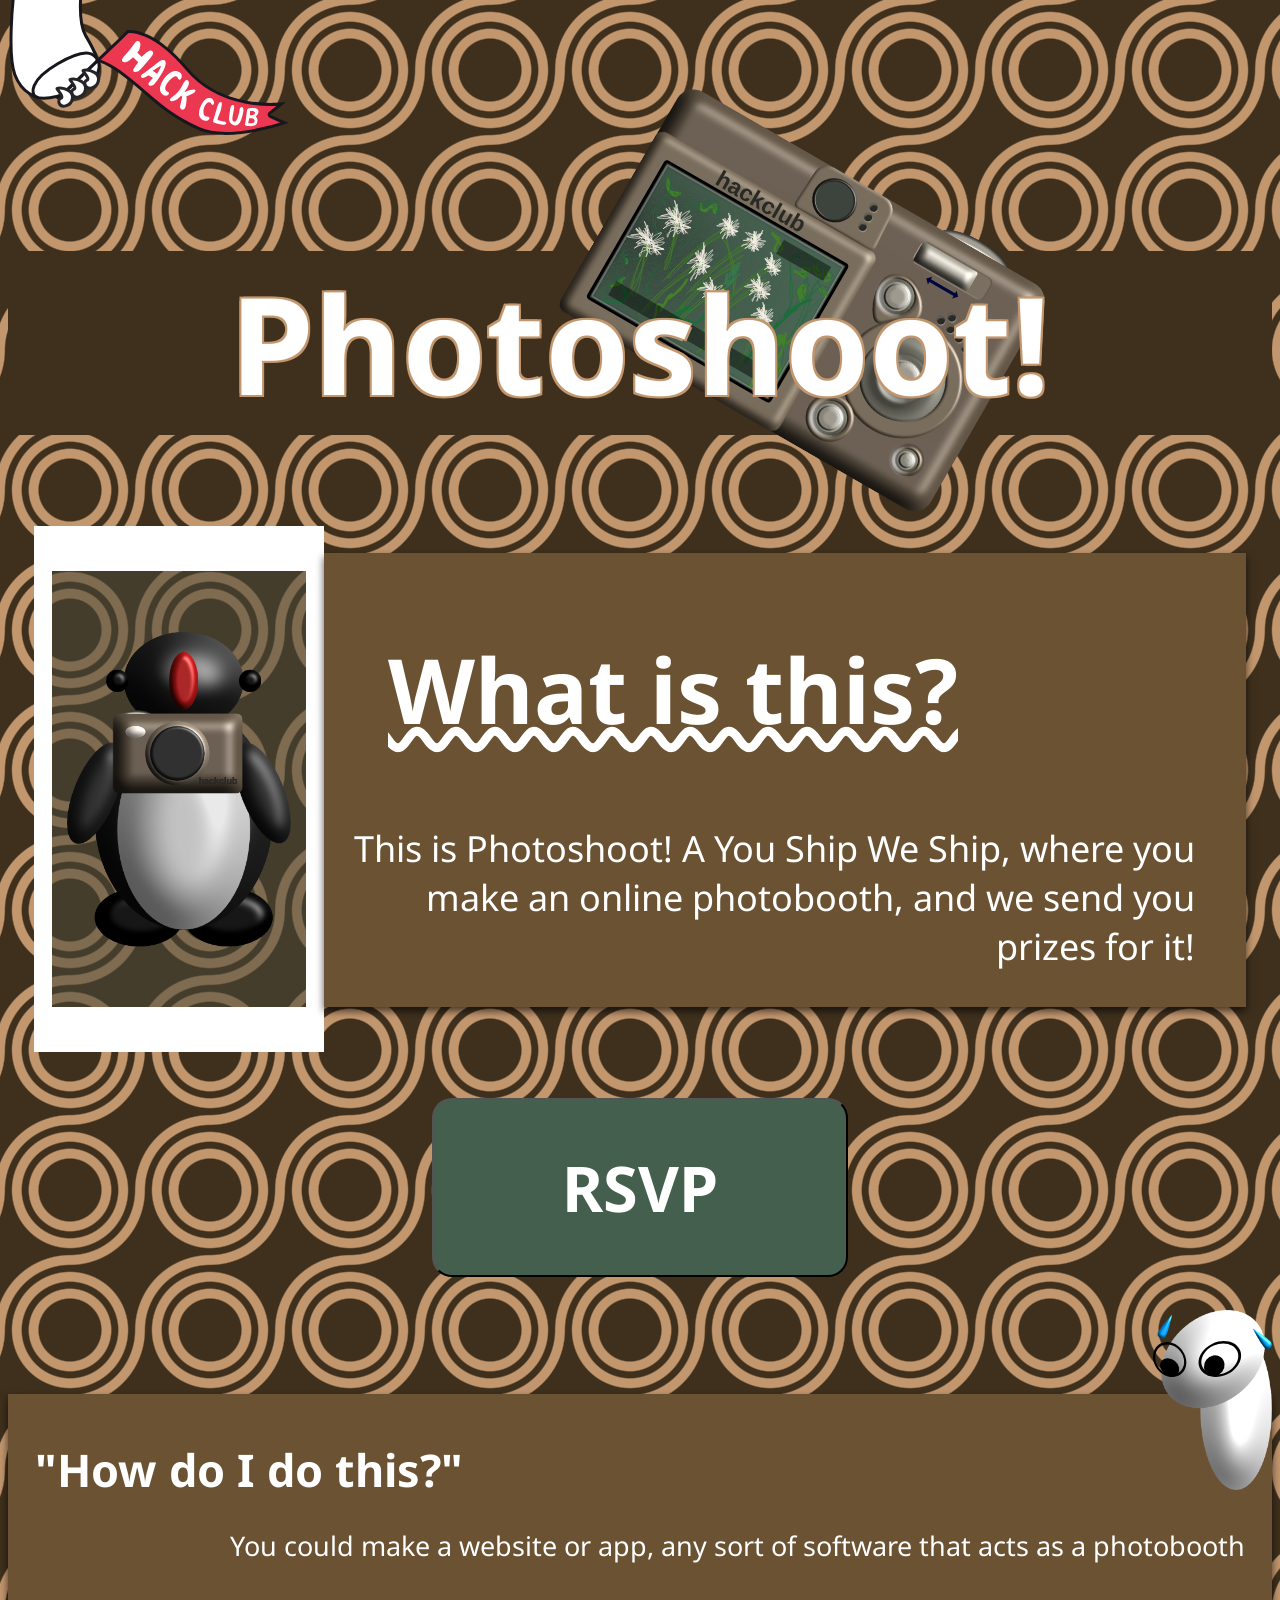
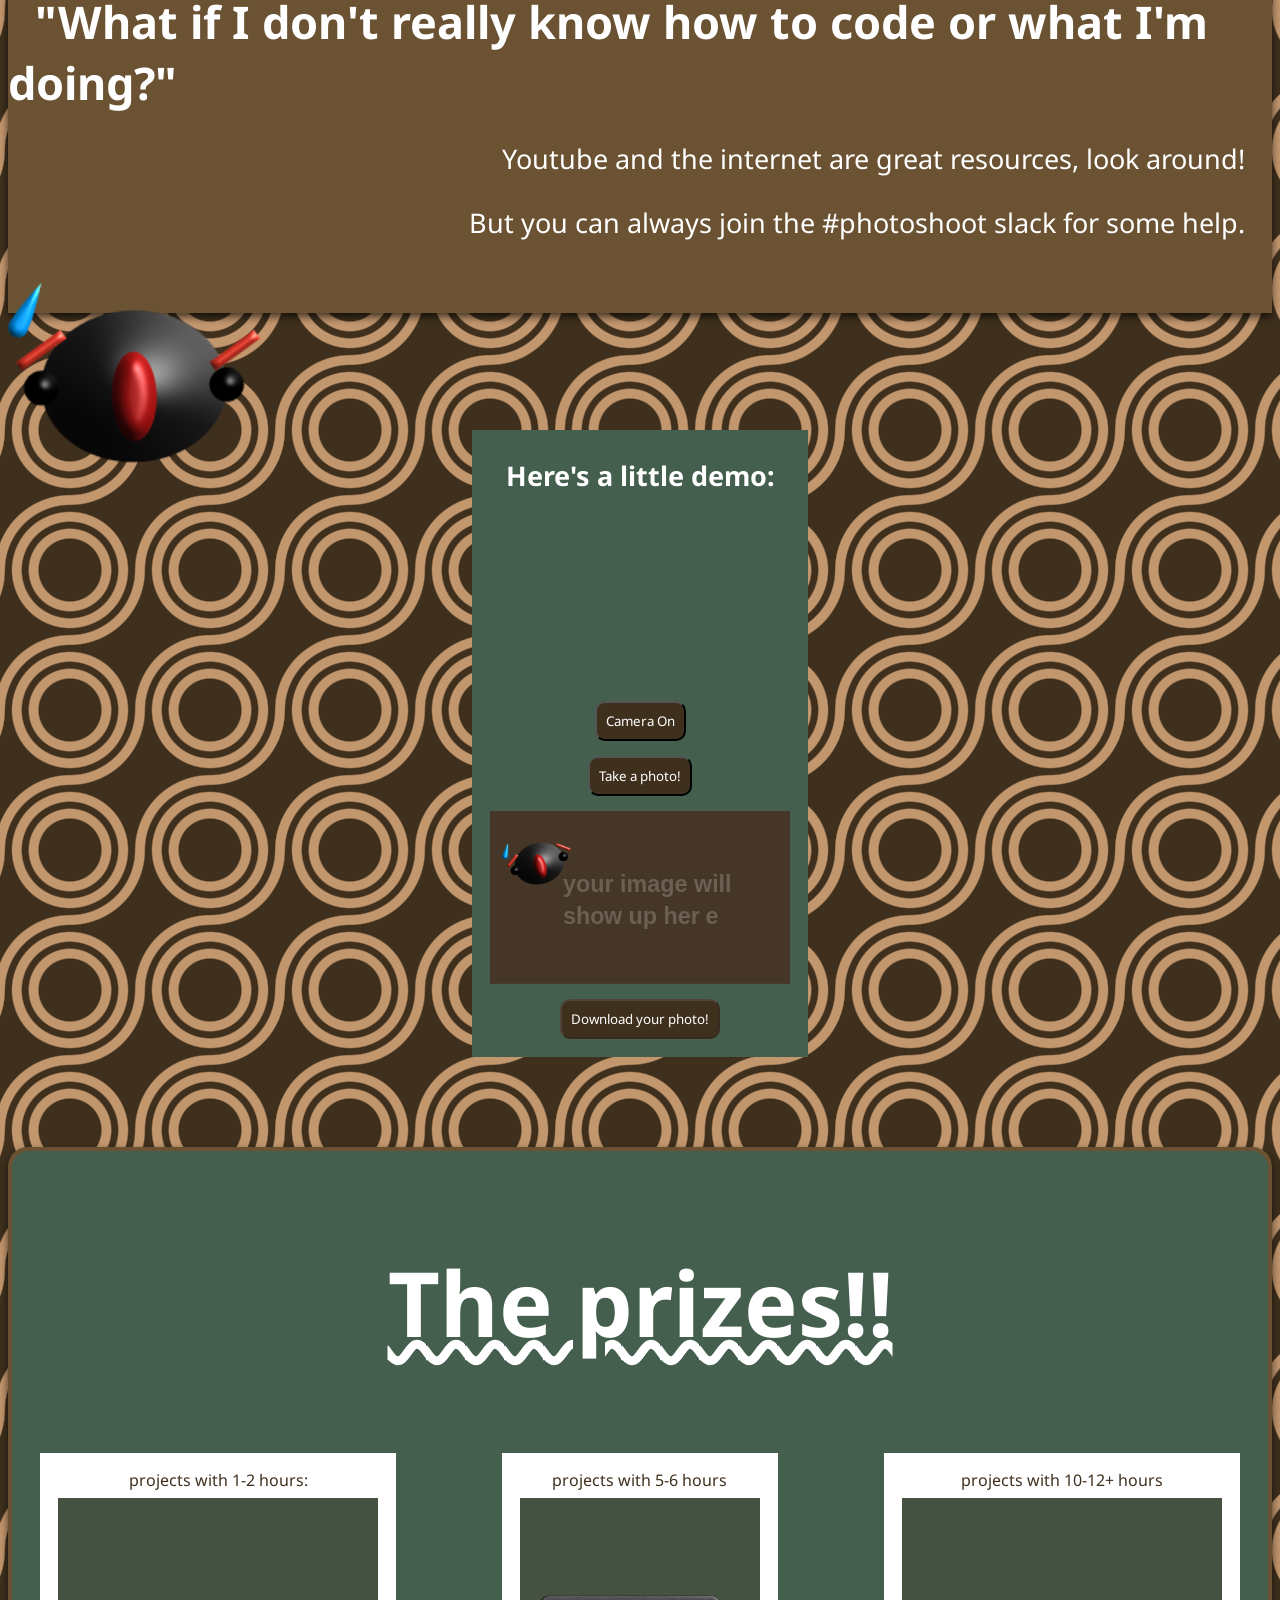
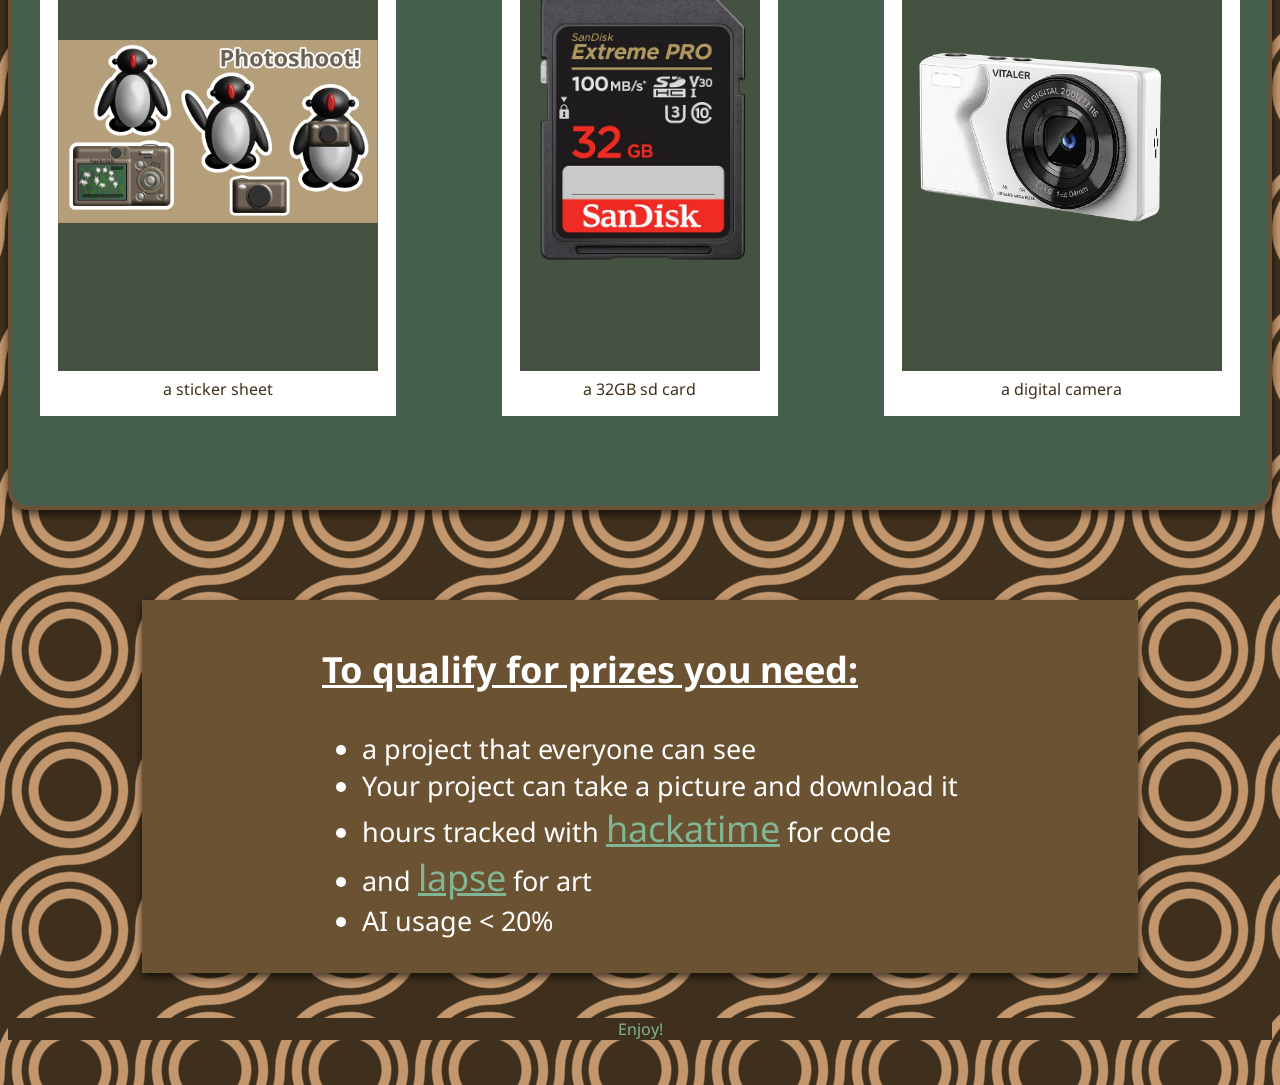
<file: index.html>
<!DOCTYPE html>
<html lang="en">
    <head>
        <meta charset="UTF-8" />
        <meta name="viewport" content="width=device-width, initial-scale=1.0" />
        <title>Photoshoot!</title>
        <link rel="icon" type="image/x-icon" href="./favicon.ico">
        <script src="script.js" defer></script>
        <link rel="stylesheet" type="text/css" href="style.css" />
    </head>
    <body>
        <div id="hcflag">
            <a href="https://hackclub.com/">
                <img src="imgs/flag-orpheus-top.svg" alt="link to hackclub website"/>
            </a>
        </div>
        <div id="titleContainer">
            <h1>Photoshoot!</h1>
            <div id="camContainer">
                <img src="imgs/camera.svg"/>
            </div>
        </div>           

        <div id="whatIsContainer">
        <div id="polaroidContainer">
            <img src="imgs/polaroid.svg"/>
        </div>  
        <div id="whatIsText">          
            <h2>What is this?</h2>
            <p>This is Photoshoot! A You Ship We Ship, where you make an online photobooth, and we send you prizes for it!</p>
        </div>
        </div>
        <div id="centerBtn">
            <button id="rsvp" onclick="window.location.href = 'https://rsvp.hackclub.community/photo-shoot'">RSVP</button>   
        </div>  

        <div id="howContainer">
            <div id="howContainerImgO">
                <img src="imgs/orpheusWorry.svg"/>
            </div>
            <div id="howContainerText">
                <h3>"How do I do this?"</h3>
                <p>You could make a website or app, any sort of software that acts as a photobooth</p>
                <h3 >"What if I don't really know how to code or what I'm doing?"</h3>
                <p>Youtube and the internet are great resources, look around!</p>
                <p>But you can always join the #photoshoot slack for some help.</p>
                
            </div>
            <div id="howContainerImgP">
                <img src="imgs/polaroidWorry.svg"/>
            </div>
        </div>

        <div id="photobooth">
            <h3>Here's a little demo:</h3>
            <video id="video" autoplay playsinline></video>
            <button id="onBtn">Camera On</button>
            <button id="cameraBtn">Take a photo!</button>
            <canvas id="canvas"></canvas>
            <img src="imgs/placeholder.svg" id="photo" alt="Your photo will show up here"/>
            <button id="downloadBtn">Download your photo!</button>
        </div>

        <div id="prizeContainer">
            <h3>The prizes!!</h3>
            <div id="prizes">
                <div class="prize">
                    <p>projects with 1-2 hours:</p>
                    <img src="imgs/stickersheet.svg"/>
                    <p class="name">a sticker sheet</p>
                </div>
                <div class="prize">
                    <p>projects with 5-6 hours</p>
                    <img src="imgs/sdcard.png"/>
                    <p class="name">a 32GB sd card</p>
                </div>
                <div class="prize">
                    <p>projects with 10-12+ hours</p>
                    <img src="imgs/digicam.png"/>
                    <p class="name">a digital camera</p>
                </div>
            </div>
        </div>

        <div id="qualifyContainer">
            <h3>To qualify for prizes you need:</h3>
            <ul>
            <li>a project that everyone can see</li>
            <li>Your project can take a picture and download it</li>
            <li>hours tracked with <a href="https://hackatime.hackclub.com/">hackatime</a> for code</li>
            <li>and <a href="https://lapse.hackclub.com/">lapse</a> for art</li>
            <li>AI usage < 20%</li>
        </ul>
        </div>
        <div id="end">
            <p>Enjoy!</p>
        </div>
    </body>
</html>
</file>
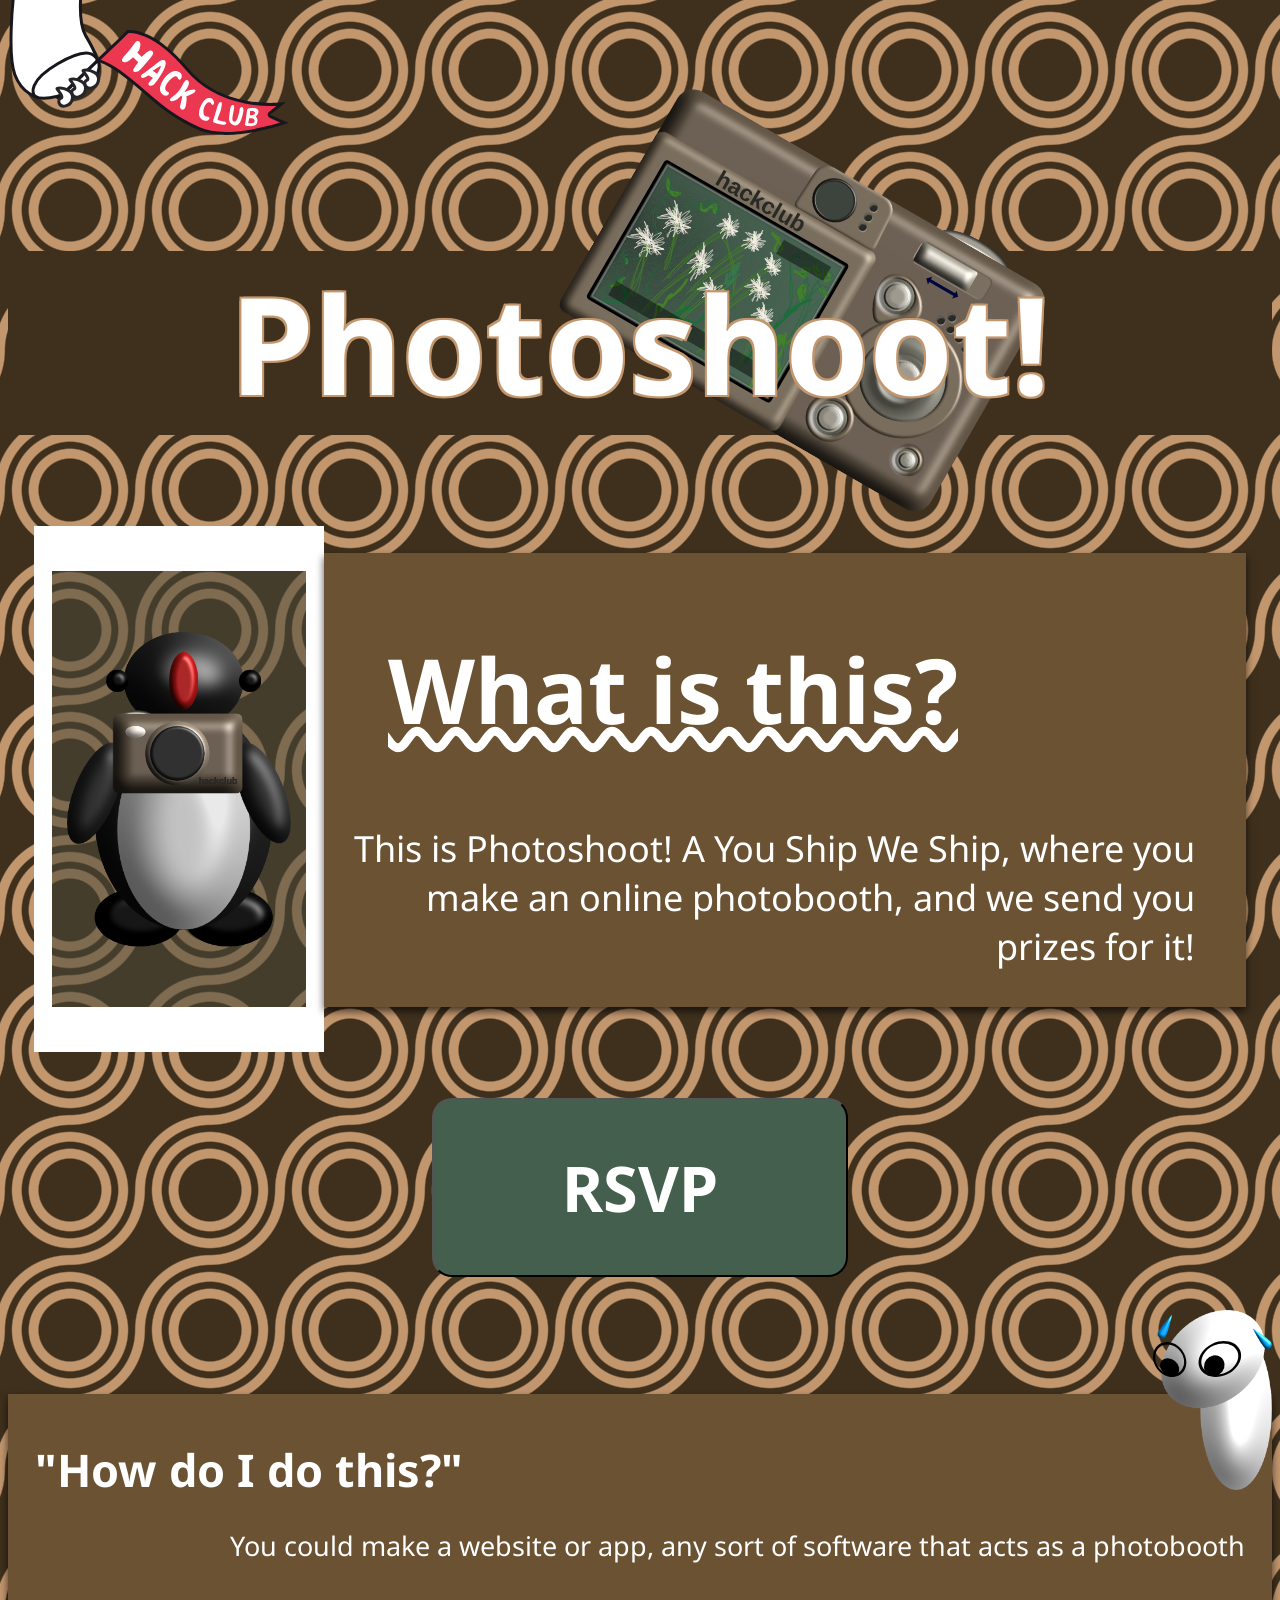
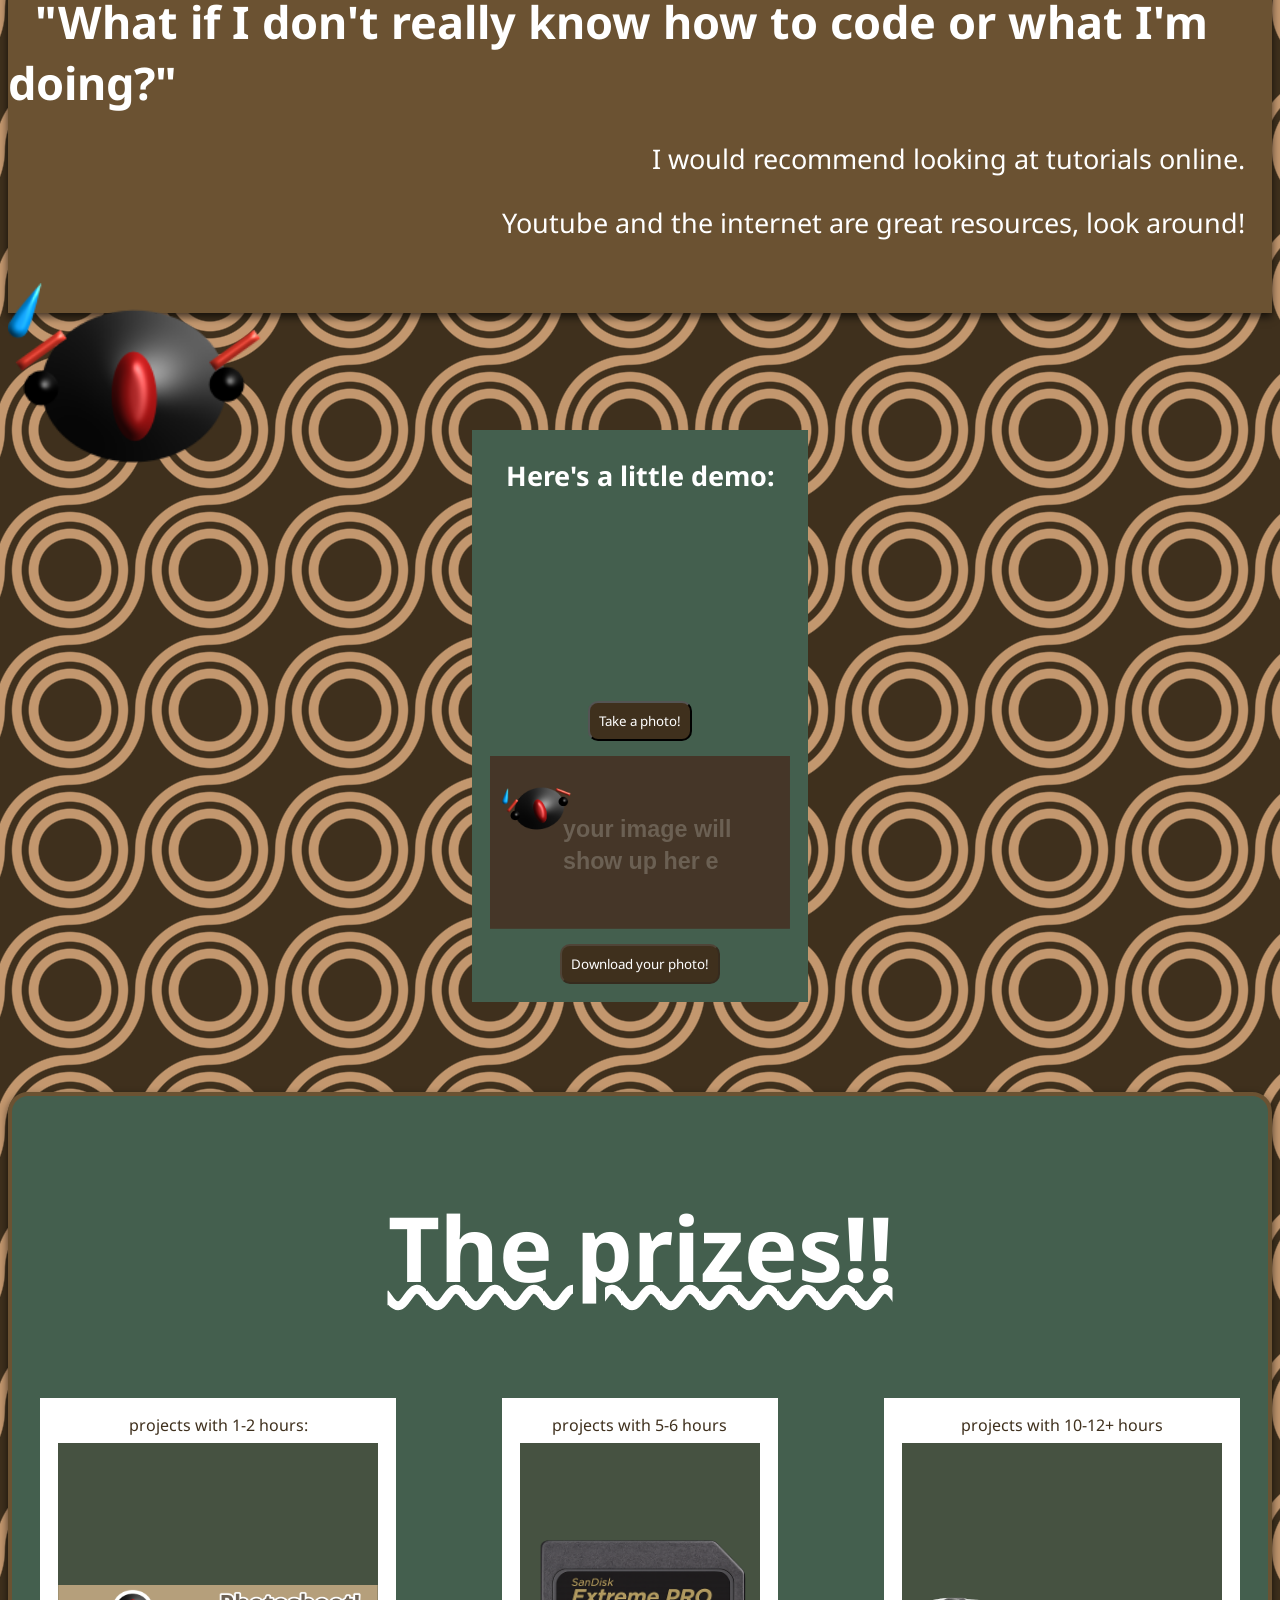
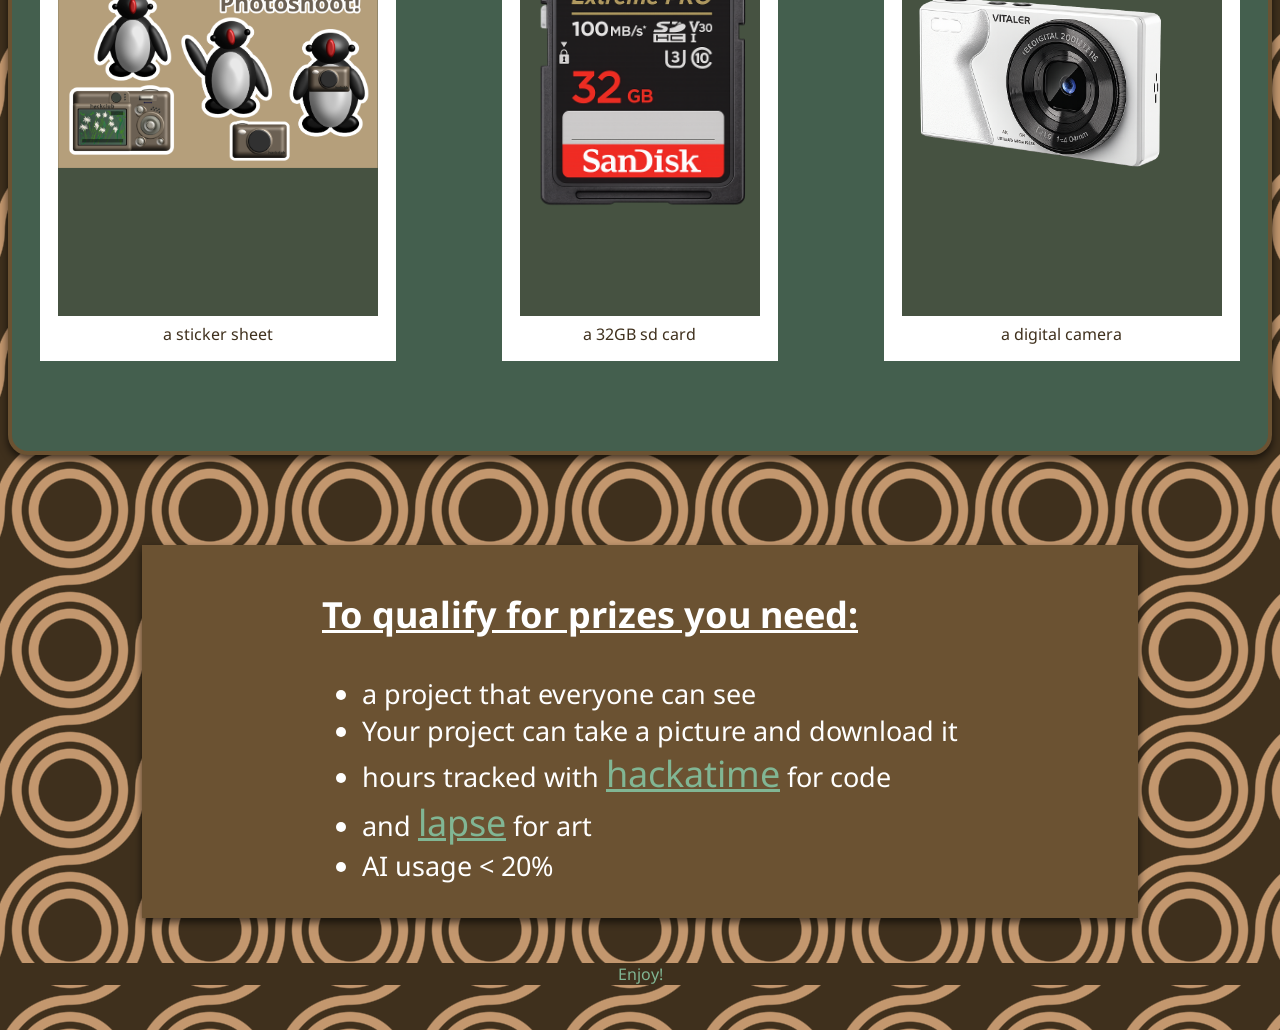
<file: rsvp.html>
<!DOCTYPE html>
<html lang="en">
    <head>
        <meta charset="UTF-8" />
        <meta name="viewport" content="width=device-width, initial-scale=1.0" />
        <title>Photoshoot!</title>
        <script src="camera.js" defer></script>
        <link rel="stylesheet" type="text/css" href="style.css" />
    </head>
    <body>
        <div id="hcflag">
            <a href="https://hackclub.com/">
                <img src="imgs/flag-orpheus-top.svg" alt="link to hackclub website"/>
            </a>
        </div>
        <div id="titleContainer">
            <h1>Photoshoot!</h1>
            <div id="camContainer">
                <img src="imgs/camera.svg"/>
            </div>
        </div>           

        <div id="whatIsContainer">
        <div id="polaroidContainer">
            <img src="imgs/polaroid.svg"/>
        </div>  
        <div id="whatIsText">          
            <h2>What is this?</h2>
            <p>This is Photoshoot! A You Ship We Ship, where you make an online photobooth, and we send you prizes for it!</p>
        </div>
        </div>
        <div id="centerBtn">
            <button id="rsvp">RSVP</button>   
        </div>  

        <div id="howContainer">
            <div id="howContainerImgO">
                <img src="imgs/orpheusWorry.svg"/>
            </div>
            <div id="howContainerText">
                <h3>"How do I do this?"</h3>
                <p>You could make a website or app, any sort of software that acts as a photobooth</p>
                <h3 >"What if I don't really know how to code or what I'm doing?"</h3>
                <p>I would recommend looking at tutorials online.</p>
                <p>Youtube and the internet are great resources, look around!</p>
            </div>
            <div id="howContainerImgP">
                <img src="imgs/polaroidWorry.svg"/>
            </div>
        </div>

        <div id="photobooth">
            <h3>Here's a little demo:</h3>
            <video id="video" autoplay playsinline></video>
            <button id="cameraBtn">Take a photo!</button>
            <canvas id="canvas"></canvas>
            <img src="imgs/placeholder.svg" id="photo" alt="Your photo will show up here"/>
            <button id="downloadBtn">Download your photo!</button>
        </div>

        <div id="prizeContainer">
            <h3>The prizes!!</h3>
            <div id="prizes">
                <div class="prize">
                    <p>projects with 1-2 hours:</p>
                    <img src="imgs/stickersheet.svg"/>
                    <p class="name">a sticker sheet</p>
                </div>
                <div class="prize">
                    <p>projects with 5-6 hours</p>
                    <img src="imgs/sdcard.png"/>
                    <p class="name">a 32GB sd card</p>
                </div>
                <div class="prize">
                    <p>projects with 10-12+ hours</p>
                    <img src="imgs/digicam.png"/>
                    <p class="name">a digital camera</p>
                </div>
            </div>
        </div>

        <div id="qualifyContainer">
            <h3>To qualify for prizes you need:</h3>
            <ul>
            <li>a project that everyone can see</li>
            <li>Your project can take a picture and download it</li>
            <li>hours tracked with <a href="https://hackatime.hackclub.com/">hackatime</a> for code</li>
            <li>and <a href="https://lapse.hackclub.com/">lapse</a> for art</li>
            <li>AI usage < 20%</li>
        </ul>
        </div>
        <div id="end">
            <p>Enjoy!</p>
        </div>
    </body>
</html>
</file>
<file: style.css>
@font-face {
    font-family: "Noto";
    src: url(./NotoSans.ttf) format("truetype");
}

*{
    font-family: "Noto";
}

canvas {
    display: none;
}

body {
    color: #ffffff;
  --s: 70px; /* control the size*/
  --c1: #c3976e;
  --c2: #3f301d;
  
  --_l: #0000 46%,var(--c1) 47% 53%,#0000 54%;
  background:
    radial-gradient(100% 100% at 100% 100%,var(--_l)) var(--s) var(--s),
    radial-gradient(100% 100% at 0    0   ,var(--_l)) var(--s) var(--s),
    radial-gradient(100% 100%,#0000 22%,var(--c1) 23% 29%, #0000 30% 34%,var(--c1) 35% 41%,#0000 42%),
    var(--c2);
  background-size: calc(var(--s)*2) calc(var(--s)*2);

  
}

#hcflag {
    margin-top: -10px;
}



h1 {
    font-size: 15vh;
    text-align: center;
    text-shadow: -2px -2px 0 #c3976e, 2px -2px 0 #c3976e,
          -2px 2px 0 #c3976e, 2px 2px 0 #c3976e; color: white;   
          z-index: 4;
}

#centerBtn {
    display: flex;
    justify-content: center;
    align-items: center;
    height: 20vh;
}
#rsvp {

    font-size: 7vh;
    font-weight: bolder;
    border-radius: 20px;
    align-items: center;
    background-color: #445F4E;
    padding: 5vh 10vw;
    color: #ffffff;
    transition: 200ms;
}
#rsvp:hover {
    background-color: #5f866d;
}

#titleContainer {
    position: relative;
    background-color: #3f301d;
    z-index: 0;
}

#camContainer {
    position: absolute;
    top: -10vh;
    right: 20vw;
    rotate: 30deg;
    z-index: -1;
    transition: 300ms;
}

#camContainer:hover {
    rotate: -20deg;
}

#camContainer img {
    max-height: fit-content;
    min-height: 30vh;
}

#whatIsContainer {
    margin-top: 5vh;
    margin-bottom: 5vh;
}

#polaroidContainer {
    display: grid;
    place-items: center;
    background-color: #4948388e;
    border: solid 2vh white;
    border-top: solid 5vh white;
    border-bottom: solid 5vh white;
    margin-left: 2vw;
}

#polaroidContainer img {
    max-height: 35vh;
    min-height: 30vh;
    display: inline;
}

#whatIsContainer {
    display: grid;
    grid-template-columns: 1fr 3fr;
}

#whatIsText{
    background-color: #6b5232;

    margin-right: 2vw;
    box-shadow: 0px 4px 8px 0px rgba(0, 0, 0, 0.664);
    margin-top: 3vh;
    margin-bottom: 5vh;
}
#whatIsText h2 {
    font-size: 10vh;
    text-align: left;
    margin-left: 5vw;
    text-decoration: underline wavy;
}

#whatIsText p {
    font-size: 4vh;
    text-align: right;
    margin-right: 4vw;
}

#prizeContainer {
    margin-top: 10vh;
    margin-bottom: 10vh;
    background-color: #445F4E;
    padding-bottom: 10vh;
    border-radius: 20px;
    border: #6b5232 0.5vh solid;
    box-shadow: 0px 4px 8px 0px rgba(0, 0, 0, 0.664);
}

#prizeContainer h3 {
    text-align: center;
    font-size: 10vh;
    text-decoration: underline wavy;
}

#prizes {
    display: grid;
    grid-template-columns: repeat(auto-fit, minmax(250px, 1fr));
    justify-items: center;
    gap: 1vh;
}
.prize {
    text-align: center;

    background-color: #4948388e;
    border: solid 2vh white;
    border-top: solid 5vh white;
    border-bottom: solid 5vh white;
}

.prize img {
    width: 100%;
    max-width: 25vw;
    height: 40vh;
    object-fit: contain;
}

.prize p {
    transform: translatey(-5vh);  
    color: #3f301d;  
}
p.name{
    transform: translateY(5vh);
}

#howContainer {
    margin-top: 10vh;
    margin-bottom: 10vh;
    position: relative;
    padding-top: 3vh;
    padding-bottom: 3vh;

}

#howContainerImgO{
    position: absolute;
    top: -10%;
    transform: translateY(0%);
}

#howContainerImgP{
    position: absolute;
    top: 90%;
    transform: translateY(0%);
} 

#howContainerImgP {
    left: 0;
}

#howContainerImgO{
    right: 0;
}

#howContainerImgO img{
    max-height: 30vh;
    min-height: 20vh;
}

#howContainerImgP img{
    max-height: 30vh;
    min-height: 20vh;
}

#howContainer h3{
    font-size: 5vh;
    font-weight: bolder;
    text-align: left;  
    margin-left: 3vh;  
    display: inline;
}

#howContainer p{
    font-size: 3vh;
    text-align: right;
    margin-right: 3vh;
}

#howContainerText {
    background-color: #6b5232;
    box-shadow: 0px 4px 8px 0px rgba(0, 0, 0, 0.664);
    padding-bottom: 5vh;
    padding-top: 5vh;
}



#qualifyContainer {
    background-color: #6b5232;
    margin-left: 2vw;
    box-shadow: 0px 4px 8px 0px rgba(0, 0, 0, 0.664);
    margin-top: 3vh;
    margin-bottom: 5vh;
    width: fit-content;
    flex-direction: column;
    margin: auto;
    padding-top: 1vh;
    padding-bottom: 2vh;
    padding-left: 20vh;
    padding-right: 20vh;
}

#qualifyContainer h3{
    font-size: 4vh;
    text-decoration: underline;
}

#qualifyContainer li{
    font-size: 3vh;
}

#qualifyContainer a{
    font-size: 4vh;
    color: #81b694;
}

#photobooth {
    background-color: #445F4E;
    display: flex;
    width: fit-content;
    flex-direction: column;
    align-items: center;
    text-align: center;
    gap: 15px;
    margin: 0 auto;
    padding-left: 2vh;
    padding-right: 2vh;
    padding-bottom: 2VH;
}

#photobooth h3{
    font-size: 3VH;
}

#photobooth button{
    padding: 1vh;
    border-radius: 10px;
    background-color: #3f301d;
    color: #ffffff;
    transition: 200ms;
}

#photobooth button:hover{
    background-color: #6b5232;
}

#end {
    text-align: center;
    margin-bottom: 5vh;
    margin-top: 5vh;
    color: #81b694;
    background-color: #3f301d;
}
</file>
